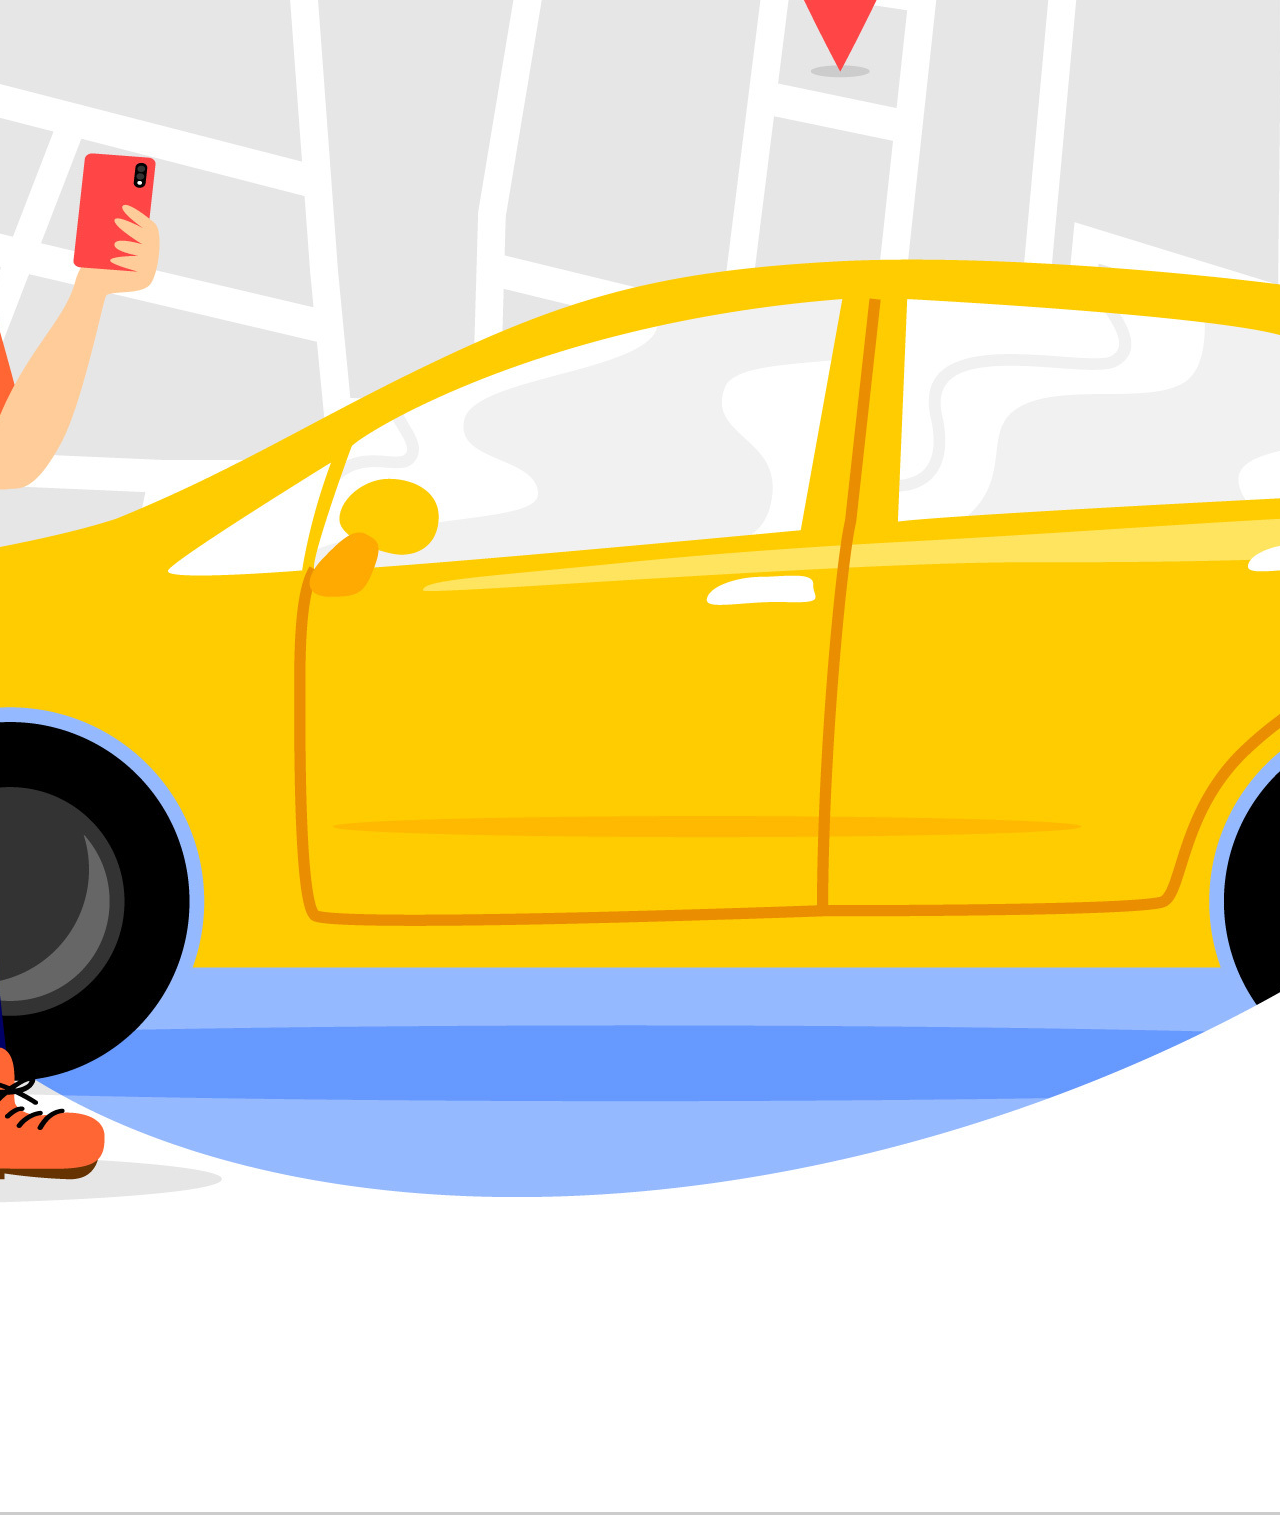
<file: Index.html>
<!doctype html>
<html lang="en">

<head>
  <title>Title</title>
  <!-- Required meta tags -->
  <meta charset="utf-8">
  <meta name="viewport" content="width=device-width, initial-scale=1, shrink-to-fit=no">

  <!-- Bootstrap CSS v5.2.1 -->
  <link href="https://cdn.jsdelivr.net/npm/bootstrap@5.2.1/dist/css/bootstrap.min.css" rel="stylesheet"
    integrity="sha384-iYQeCzEYFbKjA/T2uDLTpkwGzCiq6soy8tYaI1GyVh/UjpbCx/TYkiZhlZB6+fzT" crossorigin="anonymous">
    <link rel="stylesheet" href="style.css">

</head>

<body>


    <div class="conta"> 

        <div class="container  st sh p-3">
            
            <!-- for navigation -->
            <div class="d-flex justify-content-around bg-light text-dark st" style="font-family:cursive ;">

                <span>home</span>
                <span>about us</span>
                <span>login</span>
                

            </div>

            <!-- for content -->
            <div class="d-flex justify-content-around  st mt-2">

                <div class="m-2 d-flex flex-column  justify-content-center ">
                    <span class="text">Your ride Starts here!</span>

                    <p class="par">Lorem, ipsum dolor sit amet consectetur adipisicing elit. Nulla, repellat. Illo corporis beatae eaque nulla ipsa, ut magni nesciunt quam officiis dolorum harum! Quidem placeat, eos dolorem distinctio veniam iusto.</p>

                    <div>
                        <button class="btn btn-success">Bookride</button>
                        <button class="btn btn-primary">signup</button>
                    </div>
                </div>




                <div class="p-3">
                    <img src="./3725835.jpg" alt="" class="img-fluid">
                </div>
            </div>

        </div>

    </div>

   

</body>

</html>
</file>
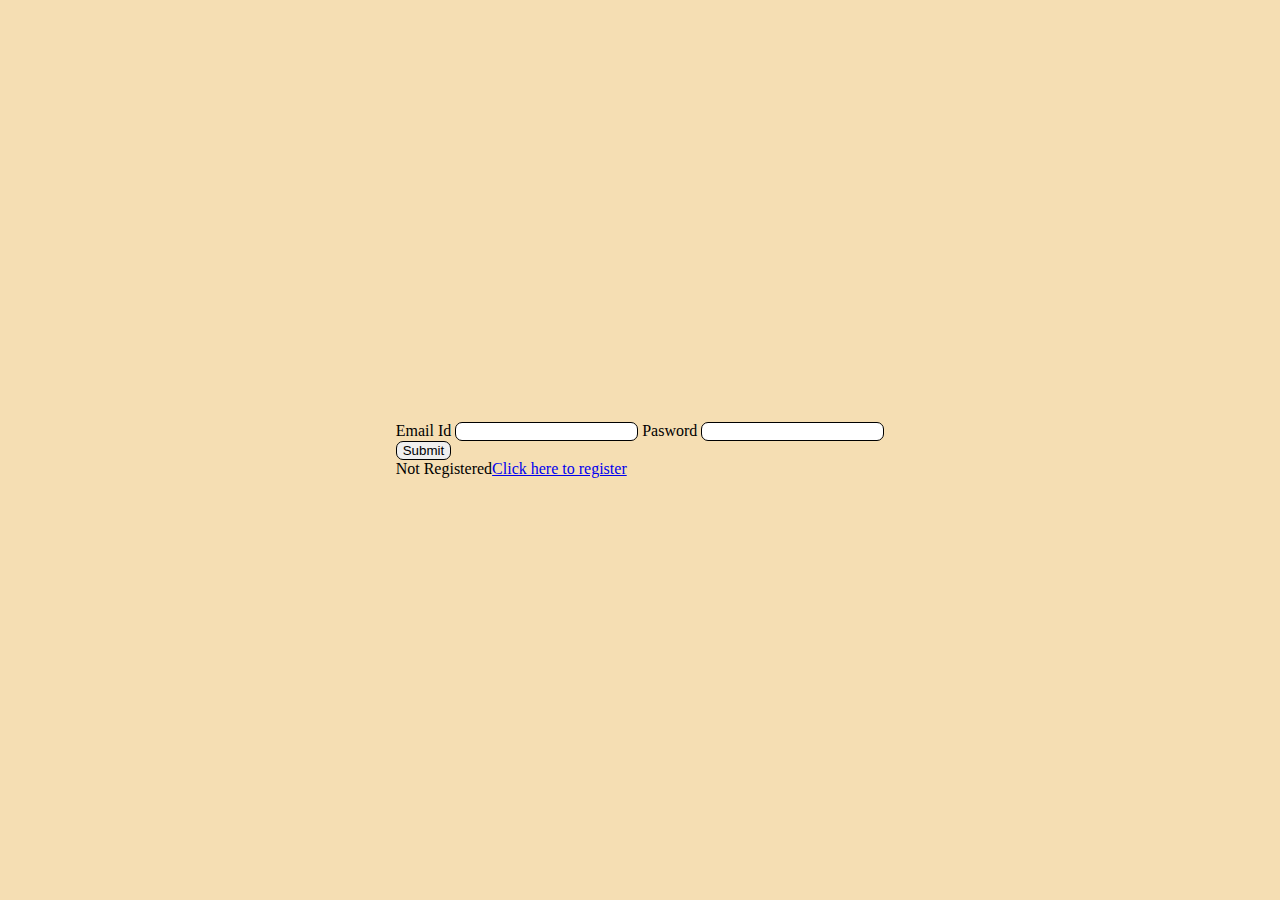
<file: Login.html>
<!DOCTYPE html>
<html lang="en">
<head>
    <meta charset="UTF-8">
    <meta http-equiv="X-UA-Compatible" content="IE=edge">
    <meta name="viewport" content="width=device-width, initial-scale=1.0">
    <title>Login</title>
    <link href="https://cdn.jsdelivr.net/npm/bootstrap@5.2.1/dist/css/bootstrap.min.css" rel="stylesheet"
    integrity="sha384-iYQeCzEYFbKjA/T2uDLTpkwGzCiq6soy8tYaI1GyVh/UjpbCx/TYkiZhlZB6+fzT" crossorigin="anonymous">
    <link rel = "stylesheet" href = "loginstyle.css">
</head>
<body>
    <div class = "cont">
        <div class = " bg-white  d-flex flex-column justify-content-center align-items-center shadow-lg p-3 mb-5 bg-body rounded circle border rounded ">
            
                 <form name = "login" id = "login" method = "post" action = "">

                    <label for="mail" class = "form-label">Email Id</label>
                    <input type="email" name="mail" id="mail" class = "form-control">

                    <label for="pass" class = "form-label">Pasword</label>
                    <input type = "password" name = "pass" id = "pass" class = "form-control"><br>

                    <input type = "submit">

                 </form>
                 <div>

                     <label>Not Registered<a href = "Register.html">Click here to register</a></label>
                 </div>
        </div>
    </div>
        
    
        
        <!-- <div>
            <img src = "login.png" alt = "" class="img-fluid">
        </div> -->
    


    
    
</body>
</html>
</file>
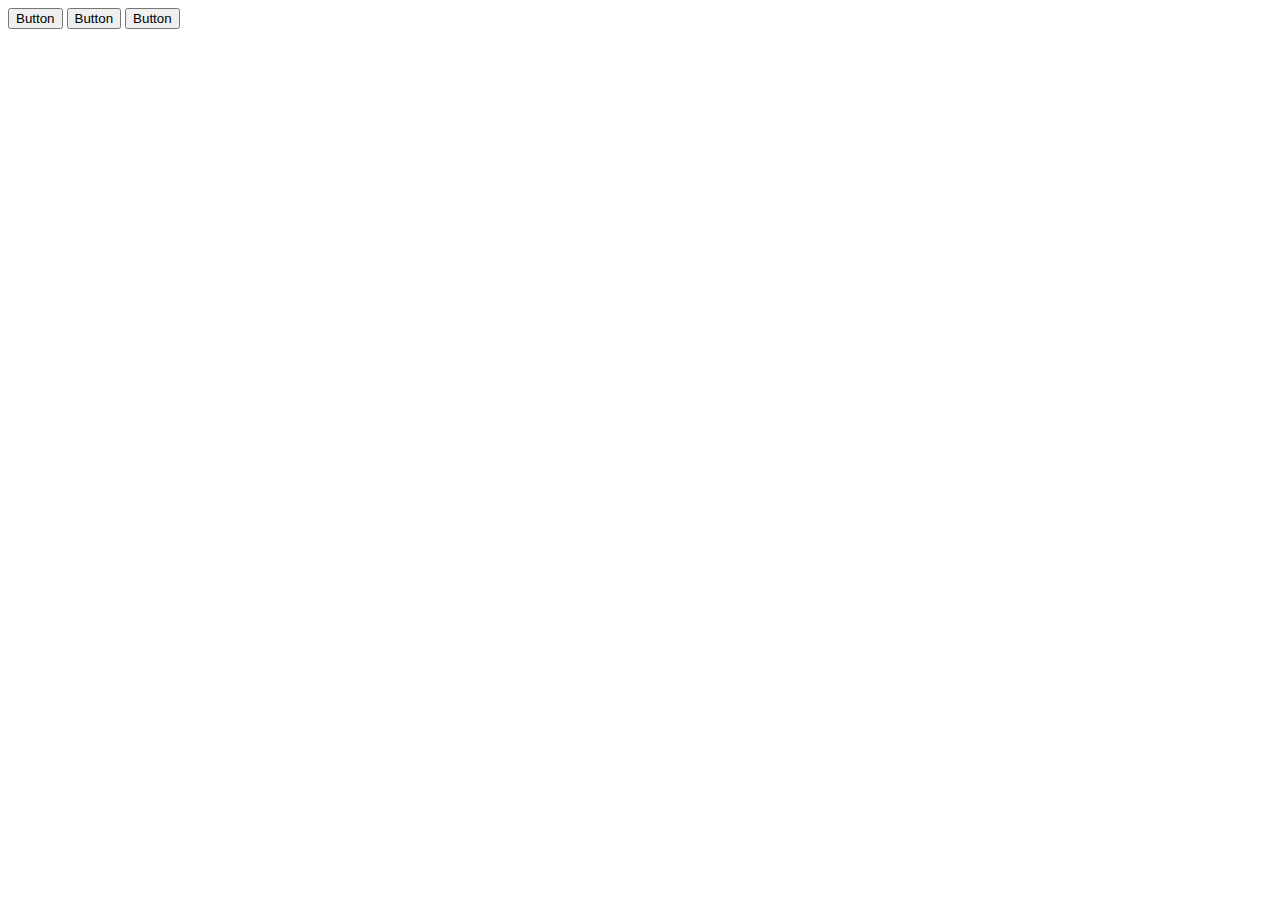
<file: Nov5.html>
<!doctype html>
<html lang="en">

<head>
  <title>Title</title>
  <!-- Required meta tags -->
  <meta charset="utf-8">
  <meta name="viewport" content="width=device-width, initial-scale=1, shrink-to-fit=no">

  <!-- Bootstrap CSS v5.2.1 -->
  <link href="https://cdn.jsdelivr.net/npm/bootstrap@5.2.1/dist/css/bootstrap.min.css" rel="stylesheet"
    integrity="sha384-iYQeCzEYFbKjA/T2uDLTpkwGzCiq6soy8tYaI1GyVh/UjpbCx/TYkiZhlZB6+fzT" crossorigin="anonymous">

</head>

<body>
  
  <!-- Bootstrap JavaScript Libraries -->
  <script src="https://cdn.jsdelivr.net/npm/@popperjs/core@2.11.6/dist/umd/popper.min.js"
    integrity="sha384-oBqDVmMz9ATKxIep9tiCxS/Z9fNfEXiDAYTujMAeBAsjFuCZSmKbSSUnQlmh/jp3" crossorigin="anonymous">
  </script>

  <script src="https://cdn.jsdelivr.net/npm/bootstrap@5.2.1/dist/js/bootstrap.min.js"
    integrity="sha384-7VPbUDkoPSGFnVtYi0QogXtr74QeVeeIs99Qfg5YCF+TidwNdjvaKZX19NZ/e6oz" crossorigin="anonymous">
  </script>

  <div class = "d-flex justify-content-center">
     <button class= "btn btn-primary">Button</button>
     <button class= "btn btn-primary">Button</button>
     <button class= "btn btn-primary">Button</button>

  </div>

</body>

</html>
</file>
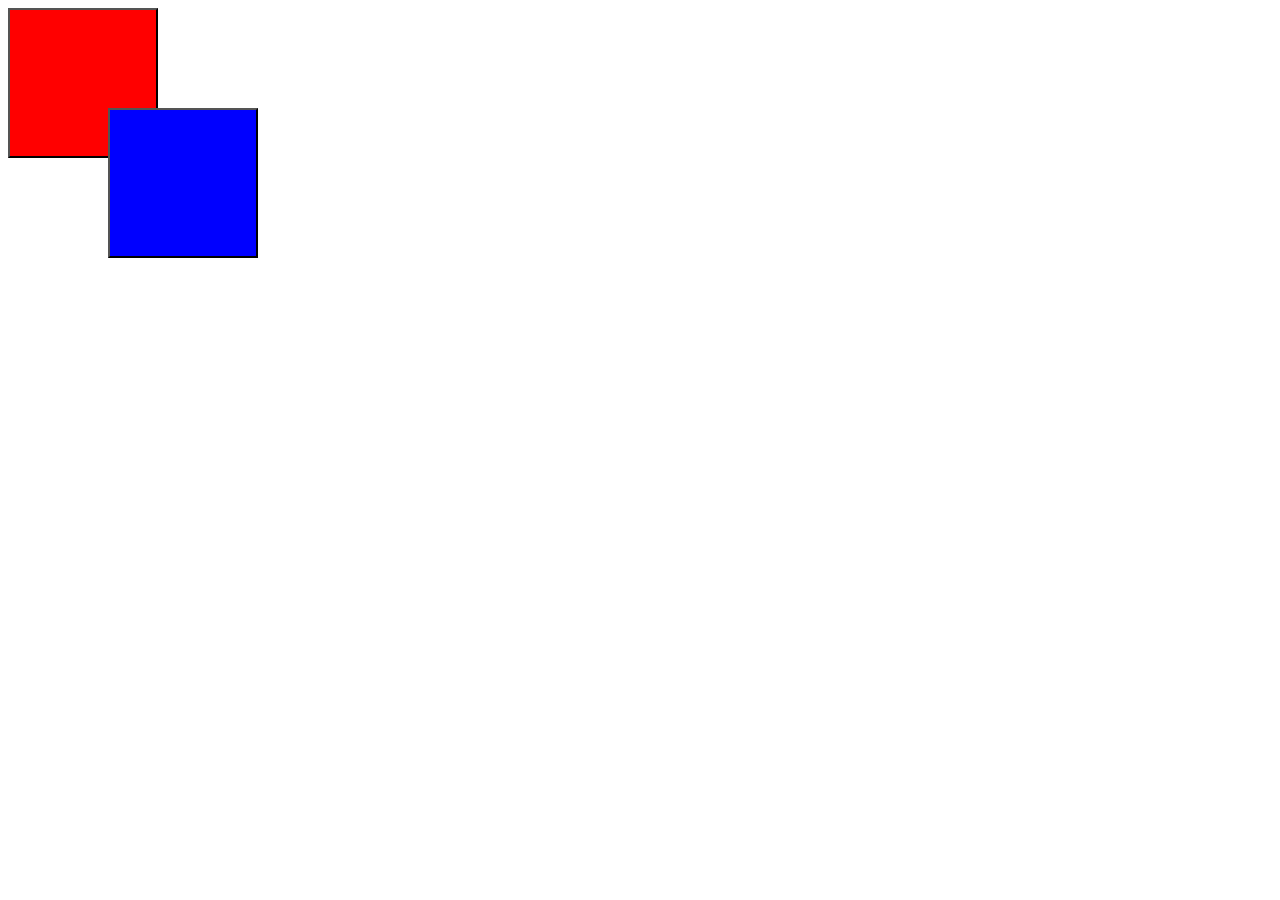
<file: Nov5Assg2.html>
<!doctype html>
<html lang="en">

<head>
  <title>Title</title>
  <!-- Required meta tags -->
  <meta charset="utf-8">
  <meta name="viewport" content="width=device-width, initial-scale=1, shrink-to-fit=no">

  <!-- Bootstrap CSS v5.2.1 -->
  <link href="https://cdn.jsdelivr.net/npm/bootstrap@5.2.1/dist/css/bootstrap.min.css" rel="stylesheet"
    integrity="sha384-iYQeCzEYFbKjA/T2uDLTpkwGzCiq6soy8tYaI1GyVh/UjpbCx/TYkiZhlZB6+fzT" crossorigin="anonymous">

</head>

<body>
  
  <!-- Bootstrap JavaScript Libraries -->
  <script src="https://cdn.jsdelivr.net/npm/@popperjs/core@2.11.6/dist/umd/popper.min.js"
    integrity="sha384-oBqDVmMz9ATKxIep9tiCxS/Z9fNfEXiDAYTujMAeBAsjFuCZSmKbSSUnQlmh/jp3" crossorigin="anonymous">
  </script>

  <script src="https://cdn.jsdelivr.net/npm/bootstrap@5.2.1/dist/js/bootstrap.min.js"
    integrity="sha384-7VPbUDkoPSGFnVtYi0QogXtr74QeVeeIs99Qfg5YCF+TidwNdjvaKZX19NZ/e6oz" crossorigin="anonymous">
  </script>



  
     <button id = "red" style="background-color:red ; height:150px;width:150px; position:absolute" onclick = "red('r')"></button>
     <button id = "blue" style="background-color: blue; height:150px; width : 150px ; position:absolute ;margin-top:100px ; margin-left: 100px;" onclick="red('b')"></button>
  
</body>
<script>
    function red(e)
    {
         if(e=='r')
         {
            document.getElementById('red').style.zIndex = '1';
            document.getElementById('blue').style.zIndex = '-1';


         }
         else
         {
            document.getElementById('red').style.zIndex = '-1';
            document.getElementById('blue').style.zIndex = '1';

         }
    }
</script>

</html>
</file>
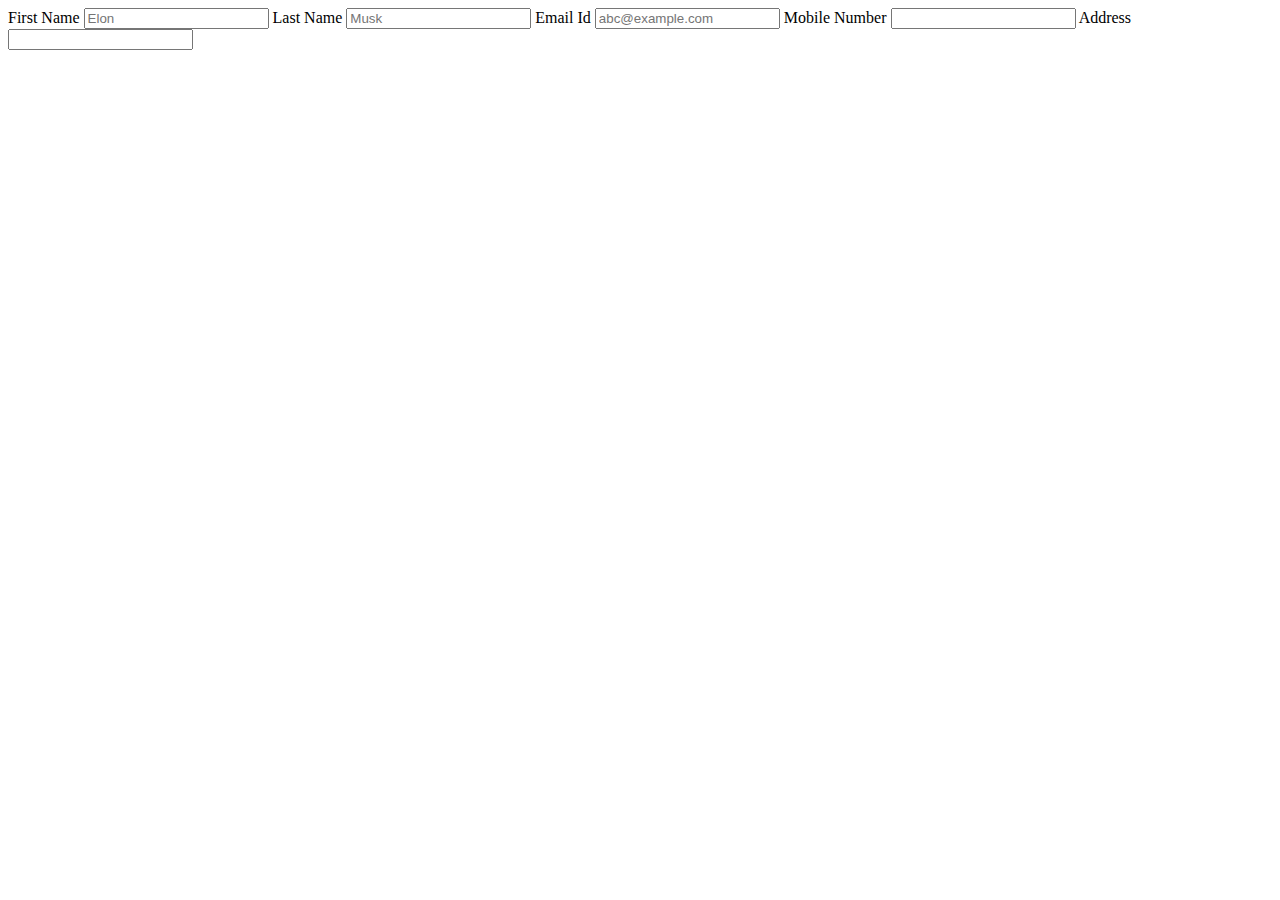
<file: Register.html>
<!doctype html>
<html lang="en">

<head>
  <title>Register Yourselves</title>
  <!-- Required meta tags -->
  <meta charset="utf-8">
  <meta name="viewport" content="width=device-width, initial-scale=1, shrink-to-fit=no">

  <!-- Bootstrap CSS v5.2.1 -->
  <link href="https://cdn.jsdelivr.net/npm/bootstrap@5.2.1/dist/css/bootstrap.min.css" rel="stylesheet"
    integrity="sha384-iYQeCzEYFbKjA/T2uDLTpkwGzCiq6soy8tYaI1GyVh/UjpbCx/TYkiZhlZB6+fzT" crossorigin="anonymous">

</head>

<body>
 
  <!-- Bootstrap JavaScript Libraries -->
  <script src="https://cdn.jsdelivr.net/npm/@popperjs/core@2.11.6/dist/umd/popper.min.js"
    integrity="sha384-oBqDVmMz9ATKxIep9tiCxS/Z9fNfEXiDAYTujMAeBAsjFuCZSmKbSSUnQlmh/jp3" crossorigin="anonymous">
  </script>

  <script src="https://cdn.jsdelivr.net/npm/bootstrap@5.2.1/dist/js/bootstrap.min.js"
    integrity="sha384-7VPbUDkoPSGFnVtYi0QogXtr74QeVeeIs99Qfg5YCF+TidwNdjvaKZX19NZ/e6oz" crossorigin="anonymous">
  </script>
  <div class = "">
    <form>
        <label>First Name</label>
        <input type = "text" placeholder = "Elon">

        <label>Last Name</label>
        <input type = "text" placeholder="Musk">

        <label>Email Id</label>
        <input type = "email" placeholder = "abc@example.com">

        <label>Mobile Number</label>
        <input type = "number" required>

        <label>Address</label>
        <input type = "textarea">

    </form>
    
  </div>


</body>

</html>
</file>
<file: style.css>
body,html{
    margin:0px;
    padding: 0px;
    height: 100vh;
}


.conta{

    display: flex;
    height: 100%;
    justify-content: center;
    align-items: center;


}

.st{

    border-radius: 10px;

}

.sh{

    box-shadow: rgba(0, 0, 0, 0.4) 0px 2px 4px, rgba(0, 0, 0, 0.3) 0px 7px 13px -3px, rgba(0, 0, 0, 0.2) 0px -3px 0px inset;
}

.text{

    font-family: cursive;
    font-weight: bold;
    font-size: xx-large;
}

.par{

    font-family: cursive;
    font-style: italic;
    color: rgb(153, 152, 151);
    text-align: justify;
}
</file>
<file: loginstyle.css>
body,html{
    margin : 0px;
    padding:0px;
    height: 100vh;
}
.cont{
    display: flex;
    height:100%;
    justify-content: center;
    align-items: center;
    background-color: wheat;
}
.design{
    border-radius: 7px;
}
input{
    border : 1px solid black;
    border-radius: 7px;
}
</file>
